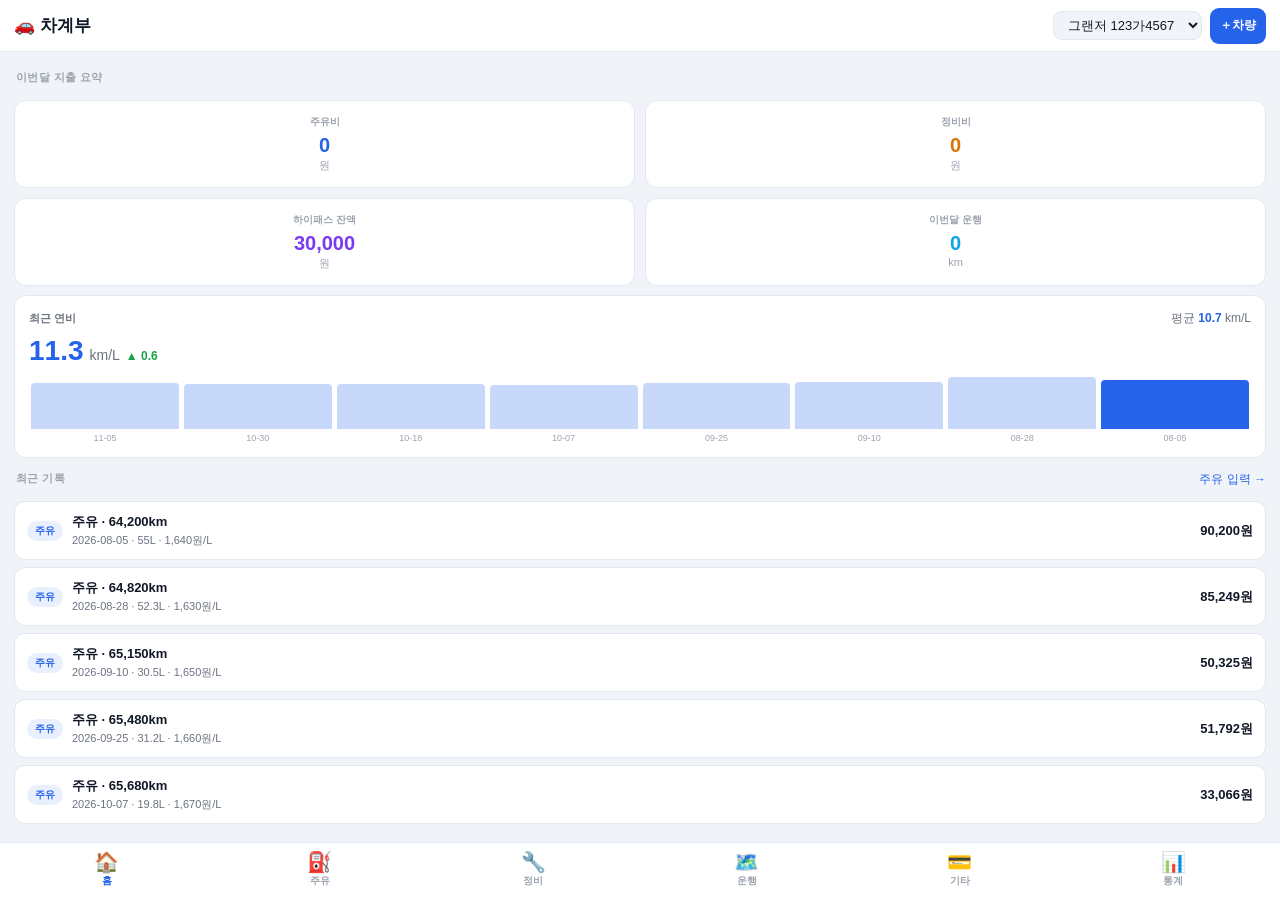
<file: index.html>
<!DOCTYPE html>
<html lang="ko">
<head>
<meta charset="UTF-8">
<meta name="viewport" content="width=device-width,initial-scale=1,maximum-scale=1,user-scalable=no">
<title>홈 — 스마트 차계부</title>
<link rel="stylesheet" href="shared.css?v=1">
<link rel="manifest" href="manifest.json">
</head>
<body>
<div class="page">

  <header class="hdr">
    <span class="hdr-t">🚗 차계부</span>
    <select class="v-sel-light" id="vsel" onchange="onVehicleChange('vsel')"></select>
    <button class="hdr-btn" onclick="location.href='vehicle.html'" style="font-size:12px;padding:0 10px;">＋차량</button>
  </header>

  <div class="body" id="mainBody">
    <div class="bp" id="homeContent"></div>
  </div>

  <nav class="tabbar" id="tabbar"></nav>
</div>

<script src="data.js?v=1"></script>
<script src="nav.js?v=1"></script>
<script>
sessionStorage.setItem('drive_app_started', '1');
renderTabBar('home');
renderVehicleSelect('vsel');

function render() {
  renderVehicleSelect('vsel');
  const v = getV();
  const mon = new Date(); mon.setDate(1); mon.setHours(0,0,0,0);
  const today = new Date();

  const fuel  = getRecs('fuel').filter(r => new Date(r.date) >= mon);
  const maint = getRecs('maint').filter(r => new Date(r.date) >= mon);
  const drive = getRecs('drive').filter(r => new Date(r.date) >= mon);
  const hiRecs = getRecs('hipass');
  const allMaint = getRecs('maint');

  const fAmt  = fuel.reduce((s,r) => s + r.amount, 0);
  const mAmt  = maint.reduce((s,r) => s + r.amount, 0);
  const dDist = drive.reduce((s,r) => s + (r.dist||0), 0);
  const hBal  = hiRecs.length ? (hiRecs[0].balance||0) : 0;

  /* 알림 계산 */
  const alerts = [];
  if (v?.insurance) {
    const d = Math.ceil((new Date(v.insurance) - today) / 86400000);
    if (d < 90) alerts.push({ cls: d < 30 ? 'r' : 'w', msg: `🔔 자동차보험 만기 D-${d} (${v.insurance})` });
  }
  if (v?.inspect) {
    const d = Math.ceil((new Date(v.inspect) - today) / 86400000);
    if (d < 90) alerts.push({ cls: d < 30 ? 'r' : 'w', msg: `🔍 정기검사 만기 D-${d} (${v.inspect})` });
  }
  allMaint.filter(r => r.nextDate).forEach(r => {
    const d = Math.ceil((new Date(r.nextDate) - today) / 86400000);
    if (d < 60) alerts.push({ cls: d < 30 ? 'r' : 'w', msg: `⚠️ ${MAINT_LABEL[r.category]||r.category} D-${d}` });
  });

  /* 최근 연비 */
  const effs = getRecs('fuel').filter(r => r.effic > 0).slice(0, 8).reverse();
  let efficHtml = '';
  if (effs.length) {
    const avg = effs.reduce((s,r) => s+r.effic, 0) / effs.length;
    const last = effs[effs.length-1];
    const diff = last.effic - avg;
    const col = diff >= 0 ? 'var(--green)' : 'var(--red)';
    const max = Math.max(...effs.map(r => r.effic));
    const bars = effs.map(r => `<div class="mini-bar" style="height:${(r.effic/max*100).toFixed(0)}%;background:${r===last?'var(--blue)':'rgba(37,99,235,.25)'}"></div>`).join('');
    const lbls = effs.map(r => `<div class="chart-label">${r.date.slice(5)}</div>`).join('');
    efficHtml = `
      <div class="m-card">
        <div style="display:flex;justify-content:space-between;align-items:center;margin-bottom:8px">
          <span style="font-size:11px;font-weight:700;color:var(--t2)">최근 연비</span>
          <span style="font-size:12px;color:var(--t2)">평균 <b style="color:var(--blue)">${avg.toFixed(1)}</b> km/L</span>
        </div>
        <div style="display:flex;align-items:baseline;gap:6px;margin-bottom:10px">
          <span style="font-size:28px;font-weight:800;color:var(--blue)">${last.effic.toFixed(1)}</span>
          <span style="font-size:14px;color:var(--t2)">km/L</span>
          <span style="font-size:12px;font-weight:600;color:${col}">${diff>=0?'▲':'▼'} ${Math.abs(diff).toFixed(1)}</span>
        </div>
        <div class="mini-chart">${bars}</div>
        <div class="chart-labels">${lbls}</div>
      </div>`;
  } else {
    efficHtml = `<div class="m-card"><div style="font-size:13px;color:var(--t3);text-align:center;padding:16px 0">주유 기록이 없습니다</div></div>`;
  }

  /* 최근 기록 5건 */
  const allRecs = getAllRecs().slice(0, 10);
  const typeMap = { fuel:'주유', maint:'정비', drive:'운행', hipass:'하이패스', insurance:'보험·세금', other:'기타' };
  const badgeMap = { fuel:'b-fuel', maint:'b-maint', drive:'b-drive', hipass:'b-hipass', insurance:'b-ins', other:'b-other' };
  const recentHtml = allRecs.length ? allRecs.slice(0,5).map(r => {
    let title='', sub='', amt='';
    if (r.type==='fuel')      { title=`주유 · ${r.mileage?.toLocaleString()}km`; sub=`${r.liters}L · ${r.price?.toLocaleString()}원/L`; amt=`${r.amount?.toLocaleString()}원`; }
    else if (r.type==='maint'){ title=`${MAINT_LABEL[r.category]||r.category}`; sub=r.shop||''; amt=`${r.amount?.toLocaleString()}원`; }
    else if (r.type==='drive'){ title=`${r.from&&r.to?r.from+'→'+r.to:'운행'}`; sub=`${(r.dist||0).toFixed(1)}km · ${PURPOSE_LABEL[r.purpose]||r.purpose}`; amt=''; }
    else if (r.type==='hipass'){ title=`하이패스 충전`; sub=r.place||''; amt=`+${r.amount?.toLocaleString()}원`; }
    else if (r.type==='insurance'){ title=INS_LABEL[r.insType]||r.insType; sub=r.memo||''; amt=`${r.amount?.toLocaleString()}원`; }
    else { title=r.desc||'기타'; sub=''; amt=`${r.amount?.toLocaleString()}원`; }
    return `<div class="rec-row">
      <span class="rec-badge ${badgeMap[r.type]||'b-other'}">${typeMap[r.type]||r.type}</span>
      <div class="rec-main"><div class="rec-title">${title}</div><div class="rec-sub">${r.date}${sub?' · '+sub:''}</div></div>
      ${amt ? `<span class="rec-amt">${amt}</span>` : ''}
    </div>`;
  }).join('') : `<div class="empty"><span class="empty-ic">📋</span><div class="empty-t">기록이 없습니다</div></div>`;

  document.getElementById('homeContent').innerHTML = `
    <div class="group-lbl">이번달 지출 요약</div>
    <div class="dash-grid">
      <div class="dash-card">
        <div class="d-label">주유비</div>
        <div class="d-value d-blue">${numFmt(fAmt)}</div>
        <div class="d-unit">원</div>
      </div>
      <div class="dash-card">
        <div class="d-label">정비비</div>
        <div class="d-value d-orange">${numFmt(mAmt)}</div>
        <div class="d-unit">원</div>
      </div>
      <div class="dash-card">
        <div class="d-label">하이패스 잔액</div>
        <div class="d-value d-purple">${numFmt(hBal)}</div>
        <div class="d-unit">원</div>
      </div>
      <div class="dash-card">
        <div class="d-label">이번달 운행</div>
        <div class="d-value d-sky">${dDist.toFixed(0)}</div>
        <div class="d-unit">km</div>
      </div>
    </div>

    ${alerts.length ? `
    <div class="group-lbl">알림</div>
    <div style="display:flex;flex-direction:column;gap:6px">
      ${alerts.map(a => `<div class="alert-item ${a.cls}">${a.msg}</div>`).join('')}
    </div>` : ''}

    ${efficHtml}

    <div style="display:flex;justify-content:space-between;align-items:center">
      <div class="group-lbl" style="margin:0">최근 기록</div>
      <span style="font-size:12px;color:var(--blue);cursor:pointer" onclick="location.href='fuel.html'">주유 입력 →</span>
    </div>
    <div style="display:flex;flex-direction:column;gap:7px">${recentHtml}</div>
    <div style="height:8px"></div>
  `;
}

render();
</script>
</body>
</html>
</file>
<file: shared.css>
:root {
  --bg:      #f0f4f8;
  --card:    #ffffff;
  --card2:   #f8f9fb;
  --bdr:     #e2e8f0;
  --bdr2:    #edf0f4;
  --blue:    #2563eb;
  --blue-dk: #1d4ed8;
  --blue-lt: rgba(37,99,235,.1);
  --green:   #16a34a;
  --grn-lt:  rgba(22,163,74,.1);
  --orange:  #d97706;
  --amb-lt:  rgba(217,119,6,.1);
  --red:     #dc2626;
  --red-lt:  rgba(220,38,38,.1);
  --purple:  #7c3aed;
  --pur-lt:  rgba(124,58,237,.1);
  --sky:     #0ea5e9;
  --sky-lt:  rgba(14,165,233,.1);
  --gray:    #64748b;
  --text:    #1e293b;
  --surface: #ffffff;
  --radius:  12px;
  --t1:      #111827;
  --t2:      #6b7280;
  --t3:      #9ca3af;
  --tab-h:   58px;
  --hdr-h:   52px;
}

@media (prefers-color-scheme: dark) {
  :root {
    --bg:    #0f172a;
    --card:  #1e293b;
    --card2: #263347;
    --bdr:   #334155;
    --bdr2:  #2d3f55;
    --t1:    #f1f5f9;
    --t2:    #94a3b8;
    --t3:    #64748b;
    --text:  #f1f5f9;
    --surface: #1e293b;
  }
}

*,*::before,*::after { margin:0; padding:0; box-sizing:border-box; -webkit-tap-highlight-color:transparent; }
html,body { height:100%; background:var(--bg); color:var(--t1); font-family:-apple-system,'Apple SD Gothic Neo','Noto Sans KR',sans-serif; overflow:hidden; }

/* PAGE */
.page { position:fixed; inset:0; display:flex; flex-direction:column; background:var(--bg); animation:fadeIn .18s ease; }
@keyframes fadeIn { from{opacity:0} to{opacity:1} }

/* HEADER */
.hdr { height:var(--hdr-h); flex-shrink:0; background:var(--card); border-bottom:1px solid var(--bdr); display:flex; align-items:center; padding:0 14px; gap:8px; }
.hdr-t { font-size:17px; font-weight:700; flex:1; }
.hdr-back { width:44px; height:44px; border-radius:50%; background:var(--bg); border:none; display:flex; align-items:center; justify-content:center; font-size:18px; cursor:pointer; flex-shrink:0; touch-action:manipulation; color:var(--t1); }
.hdr-btn { min-height:36px; padding:0 16px; border-radius:9px; background:var(--blue); border:none; color:#fff; font-size:13px; font-weight:700; cursor:pointer; touch-action:manipulation; }
.hdr-icon { width:44px; height:44px; border-radius:50%; background:none; border:none; display:flex; align-items:center; justify-content:center; font-size:18px; cursor:pointer; touch-action:manipulation; }

/* BODY */
.body { flex:1; overflow-y:auto; -webkit-overflow-scrolling:touch; }
.bp { padding:14px; display:flex; flex-direction:column; gap:9px; }

/* SEARCH */
.srch-wrap { padding:10px 14px; background:var(--card); border-bottom:1px solid var(--bdr); }
.srch { width:100%; background:var(--bg); border:1.5px solid var(--bdr); border-radius:10px; padding:9px 13px; font-size:14px; color:var(--t1); outline:none; }
.srch:focus { border-color:var(--blue); }
.srch::placeholder { color:var(--t3); }

/* TAB BAR */
.tabbar { height:var(--tab-h); flex-shrink:0; background:var(--card); border-top:1.5px solid var(--bdr); display:flex; align-items:flex-start; padding-top:4px; }
.tbi { flex:1; display:flex; flex-direction:column; align-items:center; gap:2px; padding:5px 0; cursor:pointer; color:var(--t3); transition:color .12s; touch-action:manipulation; }
.tbi.on { color:var(--blue); }
.tbi .ic { font-size:20px; line-height:1; }
.tbi .lb { font-size:10px; font-weight:600; }
.tb-fab { flex:1; display:flex; flex-direction:column; align-items:center; cursor:pointer; margin-top:-14px; touch-action:manipulation; }
.fab-circle { width:52px; height:52px; border-radius:50%; background:var(--blue); border:3px solid var(--card); display:flex; align-items:center; justify-content:center; font-size:24px; box-shadow:0 4px 16px rgba(37,99,235,.35); color:#fff; }
.tb-fab .lb { font-size:10px; font-weight:600; color:var(--blue); margin-top:2px; }

/* MODAL */
.moverlay { position:fixed; inset:0; background:rgba(0,0,0,.45); z-index:200; display:none; align-items:flex-end; }
.moverlay.show { display:flex; }
.msheet { width:100%; background:var(--card); border-radius:20px 20px 0 0; padding:16px 20px 32px; max-height:88vh; overflow-y:auto; transform:translateY(100%); transition:transform .25s cubic-bezier(.4,0,.2,1); }
.moverlay.show .msheet { transform:translateY(0); }
.m-handle { width:40px; height:4px; background:var(--bdr); border-radius:2px; margin:0 auto 16px; }
.m-title { font-size:16px; font-weight:700; margin-bottom:16px; color:var(--t1); }
.m-body { display:flex; flex-direction:column; gap:12px; }
.m-btn-primary { width:100%; padding:14px; border-radius:12px; font-size:15px; font-weight:700; background:var(--blue); border:none; color:#fff; cursor:pointer; margin-top:4px; touch-action:manipulation; }

/* TOAST */
.toast { position:fixed; bottom:76px; left:50%; transform:translateX(-50%) translateY(6px); background:rgba(17,24,39,.88); color:#fff; padding:10px 20px; border-radius:20px; font-size:13px; font-weight:600; white-space:nowrap; z-index:999; opacity:0; transition:all .22s; pointer-events:none; }
.toast.show { opacity:1; transform:translateX(-50%) translateY(0); }

/* EMPTY */
.empty { display:flex; flex-direction:column; align-items:center; justify-content:center; padding:48px 18px; gap:10px; }
.empty-ic { font-size:48px; }
.empty-t { font-size:15px; font-weight:700; color:var(--t1); }
.empty-s { font-size:13px; color:var(--t2); text-align:center; }

/* SEG TABS (서브탭) */
.segtabs { display:flex; background:var(--card); border-bottom:1.5px solid var(--bdr); flex-shrink:0; }
.segtab { flex:1; padding:10px 4px; text-align:center; font-size:12px; font-weight:600; color:var(--t2); border:none; background:none; cursor:pointer; border-bottom:2px solid transparent; margin-bottom:-1px; touch-action:manipulation; }
.segtab.on { color:var(--blue); border-bottom-color:var(--blue); }

/* ── 차계부 전용 ── */

/* 폼 요소 */
.m-label { font-size:11px; color:var(--t2); margin-bottom:4px; display:block; font-weight:600; }
.m-input { background:var(--card); border:1.5px solid var(--bdr); border-radius:9px; padding:10px 12px; font-size:14px; color:var(--t1); width:100%; font-family:inherit; outline:none; transition:border-color .15s; }
.m-input:focus { border-color:var(--blue); }
.m-input[readonly].auto { background:var(--bg); border-color:transparent; color:var(--green); font-weight:700; }
.m-input.miss { border-color:var(--red) !important; }
.m-select { background:var(--card); border:1.5px solid var(--bdr); border-radius:9px; padding:10px 12px; font-size:14px; color:var(--t1); width:100%; font-family:inherit; cursor:pointer; outline:none; }
.m-select:focus { border-color:var(--blue); }
.m-btn { padding:12px; border-radius:10px; text-align:center; font-size:14px; font-weight:700; cursor:pointer; border:none; font-family:inherit; width:100%; touch-action:manipulation; transition:opacity .12s; }
.m-btn:active { opacity:.82; }
.m-btn.primary { background:var(--blue); color:#fff; }
.m-btn.outline { background:var(--card); border:1.5px solid var(--bdr); color:var(--t1); }
.m-btn.green { background:var(--green); color:#fff; }
.m-btn.sm { padding:6px 13px; font-size:12px; border-radius:8px; width:auto; display:inline-block; }
.m-row { display:grid; grid-template-columns:1fr 1fr; gap:10px; }
.m-row3 { display:grid; grid-template-columns:1fr 1fr 1fr; gap:8px; }
.m-group { display:flex; flex-direction:column; }

/* 카드 */
.m-card { background:var(--card); border:1.5px solid var(--bdr); border-radius:12px; padding:14px; }
.m-card.form { display:flex; flex-direction:column; gap:10px; }
.m-card.alert-o { border-color:#fde68a; background:rgba(217,119,6,.07); }
.m-card.alert-r { border-color:#fecaca; background:rgba(220,38,38,.06); }
.m-card.alert-g { border-color:#bbf7d0; background:rgba(22,163,74,.07); }

/* 대시보드 그리드 */
.dash-grid { display:grid; grid-template-columns:1fr 1fr; gap:10px; }
.dash-card { background:var(--card); border:1.5px solid var(--bdr); border-radius:12px; padding:14px 12px; text-align:center; }
.d-label { font-size:10px; color:var(--t3); margin-bottom:5px; font-weight:600; }
.d-value { font-size:20px; font-weight:800; line-height:1.1; }
.d-unit  { font-size:11px; color:var(--t3); margin-top:2px; }
.d-blue   { color:var(--blue); }
.d-orange { color:var(--orange); }
.d-purple { color:var(--purple); }
.d-sky    { color:var(--sky); }
.d-green  { color:var(--green); }
.d-red    { color:var(--red); }

/* 알림 */
.alert-item { display:flex; align-items:center; gap:10px; background:var(--card); border-radius:10px; padding:10px 13px; font-size:12px; border-left:3px solid; }
.alert-item.w { border-color:var(--orange); color:var(--orange); }
.alert-item.r { border-color:var(--red); color:var(--red); }
.alert-item.g { border-color:var(--green); color:var(--green); }
.alert-item.b { border-color:var(--blue); color:var(--blue); }

/* 기록 행 */
.rec-row { display:flex; align-items:center; gap:9px; padding:11px 12px; background:var(--card); border:1.5px solid var(--bdr); border-radius:11px; cursor:pointer; transition:background .12s; touch-action:manipulation; }
.rec-row:active { background:var(--card2); }
.rec-badge { font-size:10px; font-weight:700; padding:3px 8px; border-radius:10px; white-space:nowrap; flex-shrink:0; }
.b-fuel    { background:var(--blue-lt); color:var(--blue); }
.b-maint   { background:var(--amb-lt); color:var(--orange); }
.b-drive   { background:var(--sky-lt); color:var(--sky); }
.b-hipass  { background:var(--pur-lt); color:var(--purple); }
.b-ins     { background:var(--red-lt); color:var(--red); }
.b-other   { background:rgba(100,116,139,.1); color:var(--gray); }
.b-commute { background:var(--grn-lt); color:var(--green); }
.b-biz     { background:var(--blue-lt); color:var(--blue); }
.rec-main  { flex:1; min-width:0; }
.rec-title { font-size:13px; font-weight:600; white-space:nowrap; overflow:hidden; text-overflow:ellipsis; color:var(--t1); }
.rec-sub   { font-size:11px; color:var(--t2); margin-top:2px; }
.rec-amt   { font-size:13px; font-weight:700; color:var(--t1); white-space:nowrap; flex-shrink:0; }
.rec-del   { font-size:16px; color:var(--red); opacity:.45; padding:0 2px; cursor:pointer; flex-shrink:0; touch-action:manipulation; }
.rec-del:active { opacity:1; }
.rec-edit  { font-size:13px; font-weight:700; padding:5px 10px; border-radius:8px; background:var(--blue-lt); color:var(--blue); cursor:pointer; flex-shrink:0; touch-action:manipulation; border:1.5px solid var(--blue-m); }
.rec-edit:active { background:var(--blue-m); }

/* 하이패스 잔액 카드 */
.hipass-card { background:linear-gradient(135deg,#1e40af,#0369a1); color:#fff; border-radius:14px; padding:16px; display:flex; justify-content:space-between; align-items:center; }
.hb-label { font-size:11px; opacity:.8; margin-bottom:4px; }
.hb-amount { font-size:22px; font-weight:800; }

/* 미니 연비 차트 */
.mini-chart { display:flex; align-items:flex-end; gap:5px; height:52px; padding:0 2px; }
.mini-bar { flex:1; border-radius:4px 4px 0 0; min-height:4px; transition:height .3s; }
.chart-labels { display:flex; gap:5px; padding:0 2px; margin-top:4px; }
.chart-label { flex:1; text-align:center; font-size:9px; color:var(--t3); }

/* 임박 정비 */
.upcoming-item { display:flex; align-items:center; gap:10px; border-radius:10px; padding:10px 12px; }
.upcoming-item.danger { background:rgba(220,38,38,.08); border:1px solid #fecaca; }
.upcoming-item.warn   { background:rgba(217,119,6,.08);  border:1px solid #fde68a; }
.upcoming-item.ok     { background:rgba(22,163,74,.08);  border:1px solid #bbf7d0; }
.d-badge { font-size:11px; font-weight:700; padding:3px 9px; border-radius:10px; white-space:nowrap; flex-shrink:0; }
.d-badge.danger { background:#fecaca; color:#b91c1c; }
.d-badge.warn   { background:#fde68a; color:#92400e; }
.d-badge.ok     { background:#bbf7d0; color:#14532d; }

/* 차량 행 */
.vehicle-row { display:flex; align-items:center; gap:12px; background:var(--card); border:1.5px solid var(--bdr); border-radius:12px; padding:13px; cursor:pointer; touch-action:manipulation; transition:background .12s; }
.vehicle-row:active { background:var(--card2); }
.vehicle-row.active-v { border-color:var(--blue); background:var(--blue-lt); }
.v-icon { font-size:24px; }
.v-info { flex:1; }
.v-name { font-size:15px; font-weight:700; color:var(--t1); }
.v-plate { font-size:12px; color:var(--t2); margin-top:2px; }
.v-arrow { color:var(--t3); font-size:16px; }

/* 통계 차트 */
.chart-wrap { background:var(--card); border:1.5px solid var(--bdr); border-radius:12px; padding:14px; }
.chart-title { font-size:12px; font-weight:700; color:var(--t2); margin-bottom:10px; }

/* KPI 카드 */
.kpi-grid { display:grid; grid-template-columns:1fr 1fr 1fr; gap:8px; }
.kpi-card { background:var(--card); border:1.5px solid var(--bdr); border-radius:10px; padding:12px 8px; text-align:center; }
.kpi-label { font-size:10px; color:var(--t3); margin-bottom:4px; font-weight:600; }
.kpi-value { font-size:16px; font-weight:800; }

/* 기간 필터 */
.period-filter { display:flex; gap:6px; padding:10px 14px; background:var(--card); border-bottom:1px solid var(--bdr); overflow-x:auto; scrollbar-width:none; flex-shrink:0; }
.period-filter::-webkit-scrollbar { display:none; }
.pf-btn { flex-shrink:0; padding:6px 14px; border-radius:20px; font-size:12px; font-weight:600; background:var(--bg); border:1.5px solid var(--bdr); color:var(--t2); cursor:pointer; touch-action:manipulation; }
.pf-btn.on { background:var(--blue); color:#fff; border-color:var(--blue); }

/* 그룹 라벨 */
.group-lbl { font-size:11px; font-weight:700; color:var(--t3); padding:4px 2px 6px; letter-spacing:.4px; }

/* 로딩 */
.ld { display:none; position:fixed; inset:0; background:rgba(255,255,255,.8); z-index:300; align-items:center; justify-content:center; }
.ld.show { display:flex; }
.spinner { width:40px; height:40px; border:4px solid var(--bdr); border-top-color:var(--blue); border-radius:50%; animation:spin 1s linear infinite; }
@keyframes spin { to{transform:rotate(360deg)} }

/* 삭제 확인 모달 */
.del-modal { position:fixed; inset:0; background:rgba(0,0,0,.45); z-index:300; display:none; align-items:center; justify-content:center; padding:20px; }
.del-modal.show { display:flex; }
.del-box { background:var(--card); border-radius:16px; padding:24px 20px; width:100%; max-width:320px; text-align:center; }
.del-title { font-size:16px; font-weight:700; margin-bottom:8px; color:var(--t1); }
.del-sub { font-size:13px; color:var(--t2); margin-bottom:20px; }
.del-actions { display:flex; gap:10px; }
.del-cancel { flex:1; padding:12px; border-radius:10px; background:var(--bg); border:1.5px solid var(--bdr); color:var(--t2); font-size:14px; font-weight:700; cursor:pointer; }
.del-confirm { flex:1; padding:12px; border-radius:10px; background:var(--red); border:none; color:#fff; font-size:14px; font-weight:700; cursor:pointer; }

/* 차량 select (헤더용) */
.v-sel { background:rgba(255,255,255,.15); border:1.5px solid rgba(255,255,255,.3); border-radius:9px; padding:5px 10px; font-size:13px; color:var(--t1); font-family:inherit; cursor:pointer; outline:none; max-width:140px; }
.v-sel option { color:var(--text); background:var(--card); }

/* 헤더 흰 배경용 차량 셀렉트 */
.v-sel-light { background:var(--bg); border:1.5px solid var(--bdr); border-radius:9px; padding:5px 10px; font-size:13px; color:var(--t1); font-family:inherit; cursor:pointer; outline:none; max-width:150px; }

/* 타임라인 임포트 */
.tl-dropzone { border:2px dashed #bbf7d0; border-radius:12px; padding:24px; text-align:center; background:rgba(22,163,74,.06); cursor:pointer; }
.tl-dropzone.drag { border-color:var(--green); background:rgba(22,163,74,.12); }
</file>
